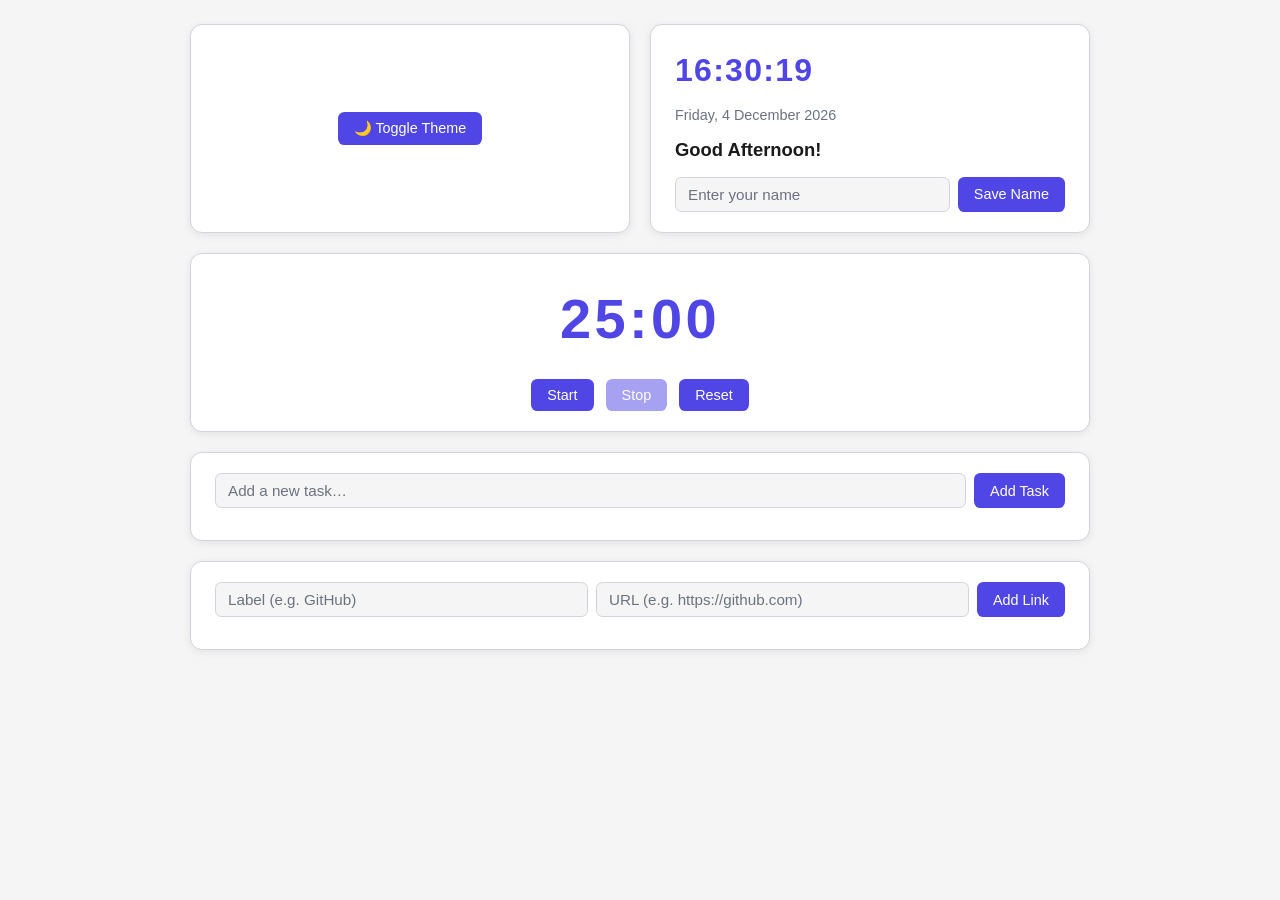
<file: index.html>
<!DOCTYPE html>
<html lang="en" data-theme="light">
  <head>
    <meta charset="UTF-8" />
    <meta name="viewport" content="width=device-width, initial-scale=1.0" />
    <title>To-Do List Life Dashboard</title>
    <link rel="stylesheet" href="css/style.css" />
    <script defer src="js/script.js"></script>
  </head>
  <body>
    <main class="dashboard">

      <!-- Theme Toggle Widget -->
      <section id="theme-toggle-widget">
        <button id="theme-toggle-btn" type="button" aria-label="Toggle light/dark theme">
          🌙 Toggle Theme
        </button>
      </section>

      <!-- Greeting Widget -->
      <section id="greeting-widget">
        <div id="clock" aria-live="polite" aria-label="Current time">00:00:00</div>
        <div id="date-display" aria-label="Current date"></div>
        <div id="greeting-text" aria-live="polite"></div>
        <div class="name-form">
          <input
            type="text"
            id="name-input"
            placeholder="Enter your name"
            aria-label="Your name"
            autocomplete="off"
          />
          <button type="button" id="name-save-btn">Save Name</button>
        </div>
      </section>

      <!-- Focus Timer Widget -->
      <section id="timer-widget">
        <div id="timer-display" aria-live="polite" aria-label="Timer countdown">25:00</div>
        <div class="timer-controls">
          <button type="button" id="timer-start" aria-label="Start timer">Start</button>
          <button type="button" id="timer-stop" aria-label="Stop timer" disabled>Stop</button>
          <button type="button" id="timer-reset" aria-label="Reset timer">Reset</button>
        </div>
      </section>

      <!-- Task List Widget -->
      <section id="task-widget">
        <div class="task-form">
          <input
            type="text"
            id="task-input"
            placeholder="Add a new task…"
            aria-label="New task title"
            autocomplete="off"
          />
          <button type="button" id="task-add-btn">Add Task</button>
        </div>
        <p id="task-validation-msg" class="validation-msg" aria-live="polite" role="alert"></p>
        <ul id="task-list" aria-label="Task list"></ul>
      </section>

      <!-- Quick Links Widget -->
      <section id="quick-links-widget">
        <div class="link-form">
          <input
            type="text"
            id="link-label-input"
            placeholder="Label (e.g. GitHub)"
            aria-label="Link label"
            autocomplete="off"
          />
          <input
            type="url"
            id="link-url-input"
            placeholder="URL (e.g. https://github.com)"
            aria-label="Link URL"
            autocomplete="off"
          />
          <button type="button" id="link-add-btn">Add Link</button>
        </div>
        <p id="link-validation-msg" class="validation-msg" aria-live="polite" role="alert"></p>
        <div id="quick-links-panel" aria-label="Quick links"></div>
      </section>

    </main>
  </body>
</html>
</file>
<file: css/style.css>
/* To-Do List Life Dashboard — Styles */

/* =========================================================
   2.1 — CSS Custom Properties: Light & Dark Theme Variables
   ========================================================= */

/* Light theme (default) */
:root {
  --color-bg:       #f5f5f5;   /* page background */
  --color-surface:  #ffffff;   /* widget card background */
  --color-text:     #1a1a1a;   /* primary text */
  --color-text-muted: #6b7280; /* secondary / muted text */
  --color-accent:   #4f46e5;   /* interactive accent (buttons, links) */
  --color-accent-hover: #4338ca; /* accent on hover */
  --color-border:   #d1d5db;   /* borders and dividers */
  --color-shadow:   rgba(0, 0, 0, 0.08); /* card shadows */
  --color-danger:   #dc2626;   /* destructive actions / validation errors */
  --color-success:  #16a34a;   /* success indicators */
  --color-disabled: #9ca3af;   /* disabled control foreground */
  --color-disabled-bg: #e5e7eb; /* disabled control background */
}

/* Dark theme — applied when <html data-theme="dark"> */
[data-theme="dark"] {
  --color-bg:       #111827;
  --color-surface:  #1f2937;
  --color-text:     #f9fafb;
  --color-text-muted: #9ca3af;
  --color-accent:   #818cf8;
  --color-accent-hover: #a5b4fc;
  --color-border:   #374151;
  --color-shadow:   rgba(0, 0, 0, 0.4);
  --color-danger:   #f87171;
  --color-success:  #4ade80;
  --color-disabled: #6b7280;
  --color-disabled-bg: #374151;
}

/* =========================================================
   2.2 — Base Reset, Typography, and Dashboard Layout
   ========================================================= */

/* --- Box-model reset --- */
*,
*::before,
*::after {
  box-sizing: border-box;
  margin: 0;
  padding: 0;
}

/* --- Base typography --- */
html {
  font-size: 16px;
}

body {
  font-family: -apple-system, BlinkMacSystemFont, "Segoe UI", Roboto,
               "Helvetica Neue", Arial, sans-serif;
  line-height: 1.6;
  background-color: var(--color-bg);
  color: var(--color-text);
  min-height: 100vh;
  padding: 1.5rem;
  transition: background-color 0.25s ease, color 0.25s ease;
}

/* --- Dashboard grid container --- */
/*
  Responsive two-column grid:
  - Each widget occupies one column cell.
  - The task widget spans both columns on larger screens (it needs the most room).
  - Below 700 px everything stacks into a single column.
*/
.dashboard {
  display: grid;
  grid-template-columns: repeat(2, 1fr);
  grid-template-areas:
    "theme    greeting"
    "timer    timer"
    "tasks    tasks"
    "links    links";
  gap: 1.25rem;
  max-width: 900px;
  margin: 0 auto;
}

/* Map each widget section to its grid area */
#theme-toggle-widget  { grid-area: theme;    }
#greeting-widget      { grid-area: greeting; }
#timer-widget         { grid-area: timer;    }
#task-widget          { grid-area: tasks;    }
#quick-links-widget   { grid-area: links;    }

/* --- Single-column layout for narrow viewports --- */
@media (max-width: 699px) {
  .dashboard {
    grid-template-columns: 1fr;
    grid-template-areas:
      "theme"
      "greeting"
      "timer"
      "tasks"
      "links";
  }
}

/* =========================================================
   2.3 — Widget Card Styles, Inputs, Buttons, and States
   ========================================================= */

/* --- Widget cards --- */
/*
  Every top-level <section> in the dashboard gets the same
  card treatment: surface background, subtle shadow, and
  rounded corners. Individual widgets add their own content
  layout on top of this foundation.
*/
.dashboard section {
  background-color: var(--color-surface);
  border: 1px solid var(--color-border);
  border-radius: 0.75rem;
  box-shadow: 0 2px 8px var(--color-shadow);
  padding: 1.25rem 1.5rem;
  transition: background-color 0.25s ease, border-color 0.25s ease;
}

/* ─── Greeting widget ───────────────────────────────────── */
#greeting-widget {
  display: flex;
  flex-direction: column;
  gap: 0.5rem;
}

#clock {
  font-size: 2rem;
  font-weight: 700;
  letter-spacing: 0.04em;
  color: var(--color-accent);
  font-variant-numeric: tabular-nums;
}

#date-display {
  font-size: 0.9rem;
  color: var(--color-text-muted);
}

#greeting-text {
  font-size: 1.15rem;
  font-weight: 600;
}

.name-form {
  display: flex;
  gap: 0.5rem;
  margin-top: 0.25rem;
}

/* ─── Theme toggle widget ───────────────────────────────── */
#theme-toggle-widget {
  display: flex;
  align-items: center;
  justify-content: center;
}

/* ─── Focus Timer widget ────────────────────────────────── */
#timer-widget {
  display: flex;
  flex-direction: column;
  align-items: center;
  gap: 1rem;
}

#timer-display {
  font-size: 3.5rem;
  font-weight: 700;
  letter-spacing: 0.06em;
  color: var(--color-accent);
  font-variant-numeric: tabular-nums;
}

.timer-controls {
  display: flex;
  gap: 0.75rem;
  flex-wrap: wrap;
  justify-content: center;
}

/* ─── Task List widget ──────────────────────────────────── */
#task-widget {
  display: flex;
  flex-direction: column;
  gap: 0.75rem;
}

.task-form {
  display: flex;
  gap: 0.5rem;
}

#task-list {
  list-style: none;
  display: flex;
  flex-direction: column;
  gap: 0.5rem;
}

/* Task items */
.task-item {
  display: flex;
  align-items: center;
  gap: 0.5rem;
  padding: 0.5rem 0.75rem;
  border: 1px solid var(--color-border);
  border-radius: 0.5rem;
  background-color: var(--color-bg);
  transition: background-color 0.15s ease;
}

.task-item:hover {
  background-color: var(--color-surface);
}

/* Completed task — strikethrough title with muted colour */
.task-item.completed .task-title {
  text-decoration: line-through;
  color: var(--color-text-muted);
}

.task-title {
  flex: 1;
  word-break: break-word;
}

.task-check {
  width: 1.1rem;
  height: 1.1rem;
  accent-color: var(--color-accent);
  cursor: pointer;
  flex-shrink: 0;
}

/* Edit mode input that replaces the title span */
.task-edit-input {
  flex: 1;
}

/* ─── Quick Links widget ────────────────────────────────── */
#quick-links-widget {
  display: flex;
  flex-direction: column;
  gap: 0.75rem;
}

.link-form {
  display: flex;
  gap: 0.5rem;
  flex-wrap: wrap;
}

.link-form input {
  flex: 1;
  min-width: 120px;
}

#quick-links-panel {
  display: flex;
  flex-wrap: wrap;
  gap: 0.5rem;
}

.link-item {
  display: inline-flex;
  align-items: center;
  gap: 0.25rem;
  background-color: var(--color-bg);
  border: 1px solid var(--color-border);
  border-radius: 2rem;        /* pill shape */
  padding: 0.25rem 0.75rem;
  transition: background-color 0.15s ease;
}

.link-item:hover {
  background-color: var(--color-surface);
}

.link-item a {
  color: var(--color-accent);
  text-decoration: none;
  font-size: 0.9rem;
}

.link-item a:hover {
  text-decoration: underline;
  color: var(--color-accent-hover);
}

/* =========================================================
   Shared: Input styles
   ========================================================= */

input[type="text"],
input[type="url"] {
  flex: 1;
  padding: 0.5rem 0.75rem;
  font-size: 0.95rem;
  font-family: inherit;
  color: var(--color-text);
  background-color: var(--color-bg);
  border: 1px solid var(--color-border);
  border-radius: 0.4rem;
  outline: none;
  transition: border-color 0.15s ease, box-shadow 0.15s ease;
}

input[type="text"]:focus,
input[type="url"]:focus {
  border-color: var(--color-accent);
  box-shadow: 0 0 0 3px rgba(79, 70, 229, 0.18);
}

input[type="text"]::placeholder,
input[type="url"]::placeholder {
  color: var(--color-text-muted);
}

/* =========================================================
   Shared: Button styles
   ========================================================= */

button {
  padding: 0.5rem 1rem;
  font-size: 0.9rem;
  font-family: inherit;
  font-weight: 500;
  color: #ffffff;
  background-color: var(--color-accent);
  border: none;
  border-radius: 0.4rem;
  cursor: pointer;
  transition: background-color 0.15s ease, opacity 0.15s ease;
  white-space: nowrap;
}

button:hover:not(:disabled) {
  background-color: var(--color-accent-hover);
}

/* Destructive / delete buttons */
.task-delete-btn,
.link-delete-btn {
  background-color: transparent;
  color: var(--color-danger);
  border: 1px solid var(--color-danger);
  padding: 0.25rem 0.6rem;
  font-size: 0.8rem;
  flex-shrink: 0;
}

.task-delete-btn:hover:not(:disabled),
.link-delete-btn:hover:not(:disabled) {
  background-color: var(--color-danger);
  color: #ffffff;
}

/* Edit / secondary buttons */
.task-edit-btn,
.task-save-btn,
.task-cancel-btn {
  background-color: transparent;
  color: var(--color-accent);
  border: 1px solid var(--color-accent);
  padding: 0.25rem 0.6rem;
  font-size: 0.8rem;
  flex-shrink: 0;
}

.task-edit-btn:hover:not(:disabled),
.task-save-btn:hover:not(:disabled),
.task-cancel-btn:hover:not(:disabled) {
  background-color: var(--color-accent);
  color: #ffffff;
}

/* Disabled button appearance */
button:disabled {
  opacity: 0.5;
  cursor: not-allowed;
}

/* =========================================================
   Shared: Validation message styles
   ========================================================= */

.validation-msg {
  display: none;            /* hidden by default */
  font-size: 0.85rem;
  color: var(--color-danger);
  margin-top: 0.1rem;
}

.validation-msg.visible {
  display: block;
}
</file>
